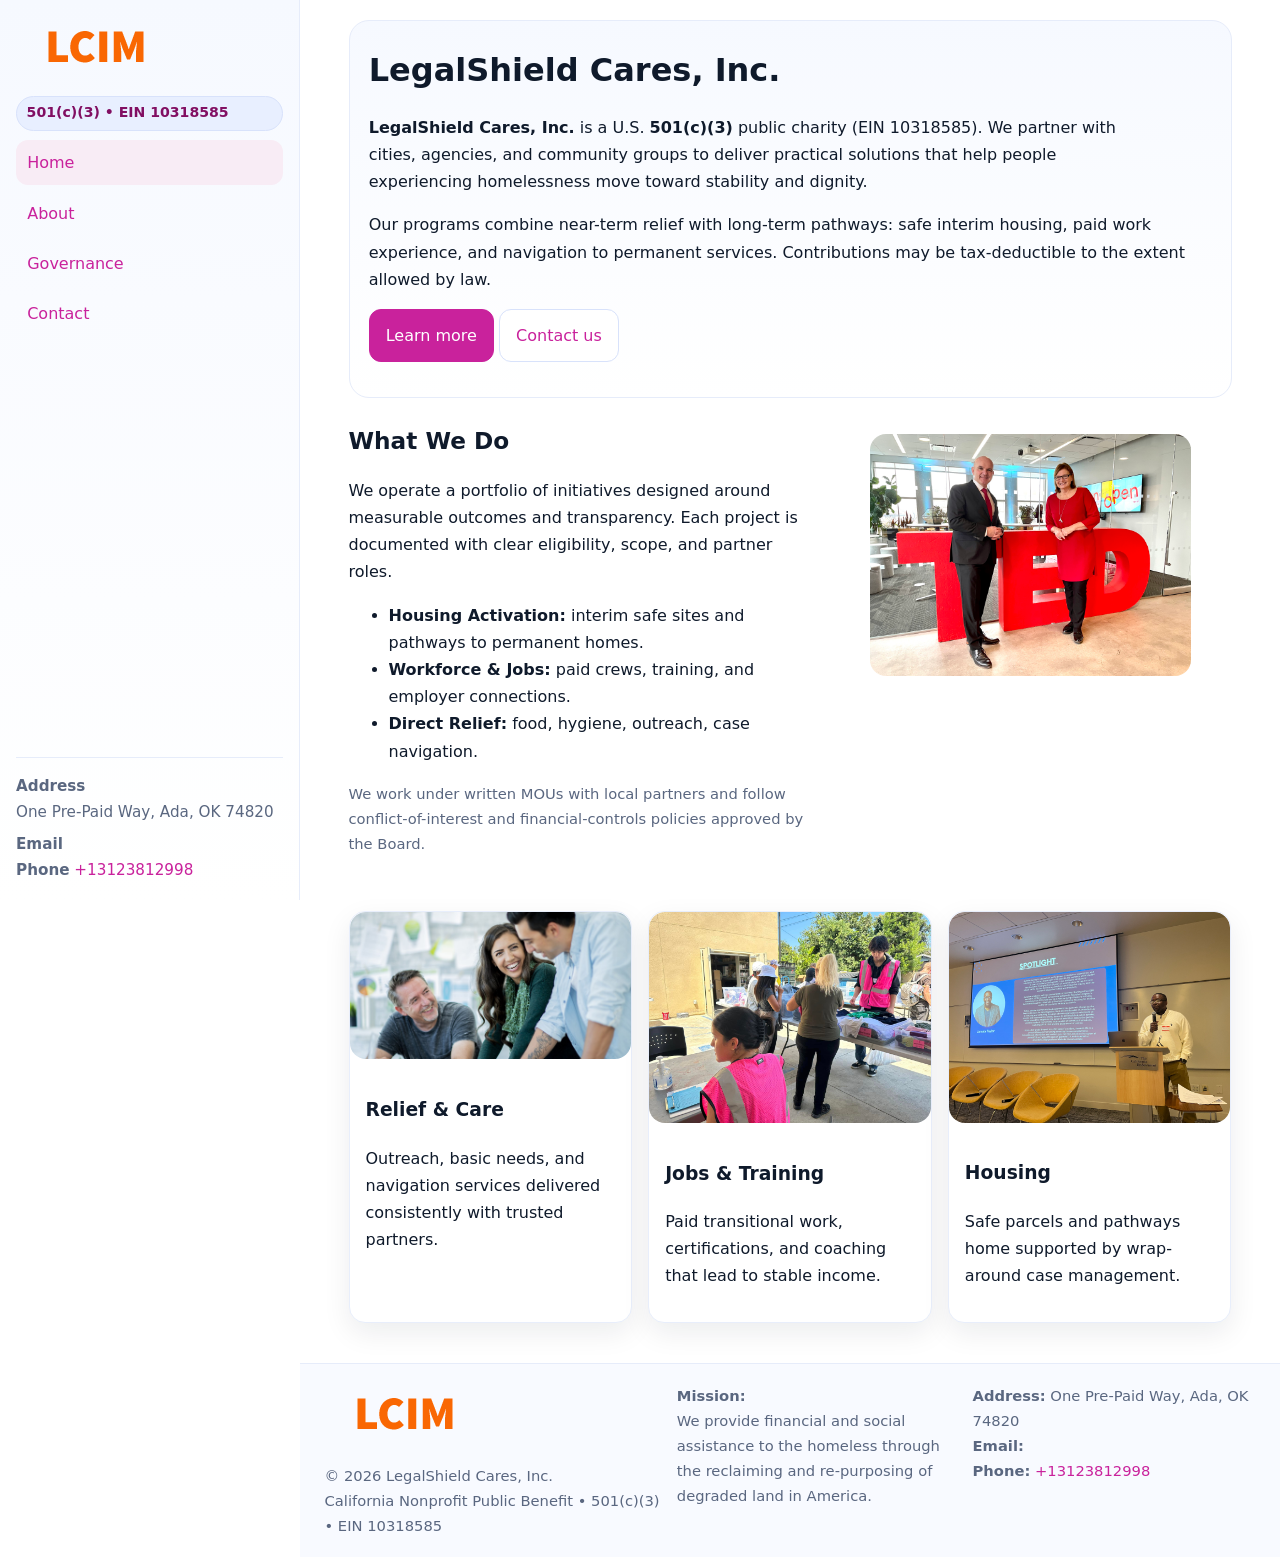
<file: index.html>
<!doctype html>
<html lang="en">
<head>
<meta charset="utf-8"/>
<meta name="viewport" content="width=device-width,initial-scale=1"/>
<title>LegalShield Cares, Inc. – Nonprofit • 2025</title>
<link rel="stylesheet" href="assets/styles.css"/>
<link rel="icon" href="images/logo.png">
<meta name="data-ein" content="10318585"><meta name="data-name" content="LegalShield Cares, Inc.">
<meta name="data-email" content=""><meta name="data-phone" content="+13123812998">
<meta name="data-address" content="One Pre-Paid Way,
Ada, OK 74820"><meta name="data-map" content="One+Pre-Paid+Way,+Ada,+OK+74820">
  <meta name="description" content="Our nonprofit strengthens the community with programs focused on community services, education, and direct relief.">
<meta name="facebook-domain-verification" content="5imu8k2byaq7l3djhldc1hfaleo48k" />
</head>
<body>
<div style="position:absolute;left:-9999px;top:-9999px;opacity:0" data-uniq="{{UNIQUE_BLOB}}">
  <span>Our nonprofit strengthens the community with programs focused on community services, education, and direct relief.</span><svg width="12" height="12" viewBox="0 0 12 12" xmlns="http://www.w3.org/2000/svg"><circle cx="6" cy="6" r="5" fill="#b45309"/></svg><img src="images/relief.jpg" width="1" height="1" alt="" loading="lazy"/>
</div>

<div class="app">
  <aside class="sidebar" aria-label="Sidebar">
    <div class="c090578b461"><img src="images/logo.png" alt="LegalShield Cares, Inc. logo"></div>
    <span class="c6a99c7d540">501(c)(3) • EIN 10318585</span>
    <nav class="cd58f4f794a" aria-label="Main navigation">
      <a class="active" href="index.html">Home</a>
      <a href="about.html">About</a>
      <a href="governance.html">Governance</a>
      <a href="contact.html">Contact</a>
    </nav>
    <div class="contact">
      <div><strong>Address</strong><br>One Pre-Paid Way,
Ada, OK 74820</div>
      <div style="margin-top:.4rem"><strong>Email</strong> <a href="mailto:"></a></div>
      <div><strong>Phone</strong> <a href="tel:+13123812998">+13123812998</a></div>
    </div>
  </aside>

  <main>
    <div class="container">
      <section class="c5799e54c27" aria-labelledby="home-title">
        <h1 id="home-title">LegalShield Cares, Inc.</h1>
        <p class="ce3c1a47acb">
          <strong>LegalShield Cares, Inc.</strong> is a U.S. <strong>501(c)(3)</strong> public charity (EIN 10318585).
          We partner with cities, agencies, and community groups to deliver practical solutions that
          help people experiencing homelessness move toward stability and dignity.
        </p>
        <p>
          Our programs combine near-term relief with long-term pathways: safe interim housing,
          paid work experience, and navigation to permanent services. Contributions may be
          tax-deductible to the extent allowed by law.
        </p>
        <p>
          <a class="c7cef7e9426 btn-primary" href="about.html">Learn more</a>
          <a class="c7cef7e9426" href="contact.html">Contact us</a>
        </p>
      </section>

      <section class="section split">
        <div>
          <h2>What We Do</h2>
          <p>
            We operate a portfolio of initiatives designed around measurable outcomes and transparency.
            Each project is documented with clear eligibility, scope, and partner roles.
          </p>
          <ul>
            <li><strong>Housing Activation:</strong> interim safe sites and pathways to permanent homes.</li>
            <li><strong>Workforce & Jobs:</strong> paid crews, training, and employer connections.</li>
            <li><strong>Direct Relief:</strong> food, hygiene, outreach, case navigation.</li>
          </ul>
          <p class="small">
            We work under written MOUs with local partners and follow conflict-of-interest and
            financial-controls policies approved by the Board.
          </p>
        </div>
        <figure>
          <img src="images/hero.jpg" alt="Community program in action">
        </figure>
      </section>

      <section class="section grid-3" aria-label="Highlights">
        <article class="cd3fc893f8e">
          <img src="images/relief.jpg" alt="">
          <div class="card-body">
            <h3>Relief & Care</h3>
            <p>Outreach, basic needs, and navigation services delivered consistently with trusted partners.</p>
          </div>
        </article>
        <article class="cd3fc893f8e">
          <img src="images/jobs.jpg" alt="">
          <div class="card-body">
            <h3>Jobs & Training</h3>
            <p>Paid transitional work, certifications, and coaching that lead to stable income.</p>
          </div>
        </article>
        <article class="cd3fc893f8e">
          <img src="images/land.jpg" alt="">
          <div class="card-body">
            <h3>Housing</h3>
            <p>Safe parcels and pathways home supported by wrap-around case management.</p>
          </div>
        </article>
      </section>
    </div>

    <footer class="footer">
      <div class="container grid">
        <div>
          <img src="images/logo.png" alt="" style="width:160px;height:auto;margin-bottom:.5rem">
          <div class="small">© <span id="year"></span> LegalShield Cares, Inc.</div>
          <div class="small">California Nonprofit Public Benefit • 501(c)(3) • EIN 10318585</div>
        </div>
        <div>
          <div class="small"><strong>Mission:</strong><br>
            We provide financial and social assistance to the homeless through the reclaiming
            and re-purposing of degraded land in America.
          </div>
        </div>
        <div>
          <div class="small"><strong>Address:</strong> One Pre-Paid Way,
Ada, OK 74820<br>
            <strong>Email:</strong> <a href="mailto:"></a><br>
            <strong>Phone:</strong> <a href="tel:+13123812998">+13123812998</a>
          </div>
        </div>
      </div>
    </footer>
  </main>
</div>

<!-- Color/skin by EIN/NAME -->
<script>
(function(){function g(n){const e=document.querySelector('meta[name="'+n+'"]');return e?e.content:''}
function h(s){let x=2166136261>>>0;for(let i=0;i<s.length;i++){x^=s.charCodeAt(i);x=(x*16777619)>>>0}return x>>>0}
let k=(g('data-ein')||'').replace(/\D+/g,'');if(!k)k=g('data-name')||location.hostname||'default';
const key=h(String(k)),H=key%360,S=55+(key%20),L=46;
const brand=`hsl(${H} ${S}% ${L}%)`,ink=`hsl(${H} ${Math.min(95,S+10)}% ${Math.max(22,L-18)}%)`,soft=`hsl(${H} ${Math.max(40,S-25)}% 95%)`;
const r=document.documentElement;r.style.setProperty('--brand',brand);r.style.setProperty('--brand-ink',ink);r.style.setProperty('--soft',soft);
const y=document.getElementById('year'); if(y) y.textContent=new Date().getFullYear();})();
</script>
</body>
</html>
</file>
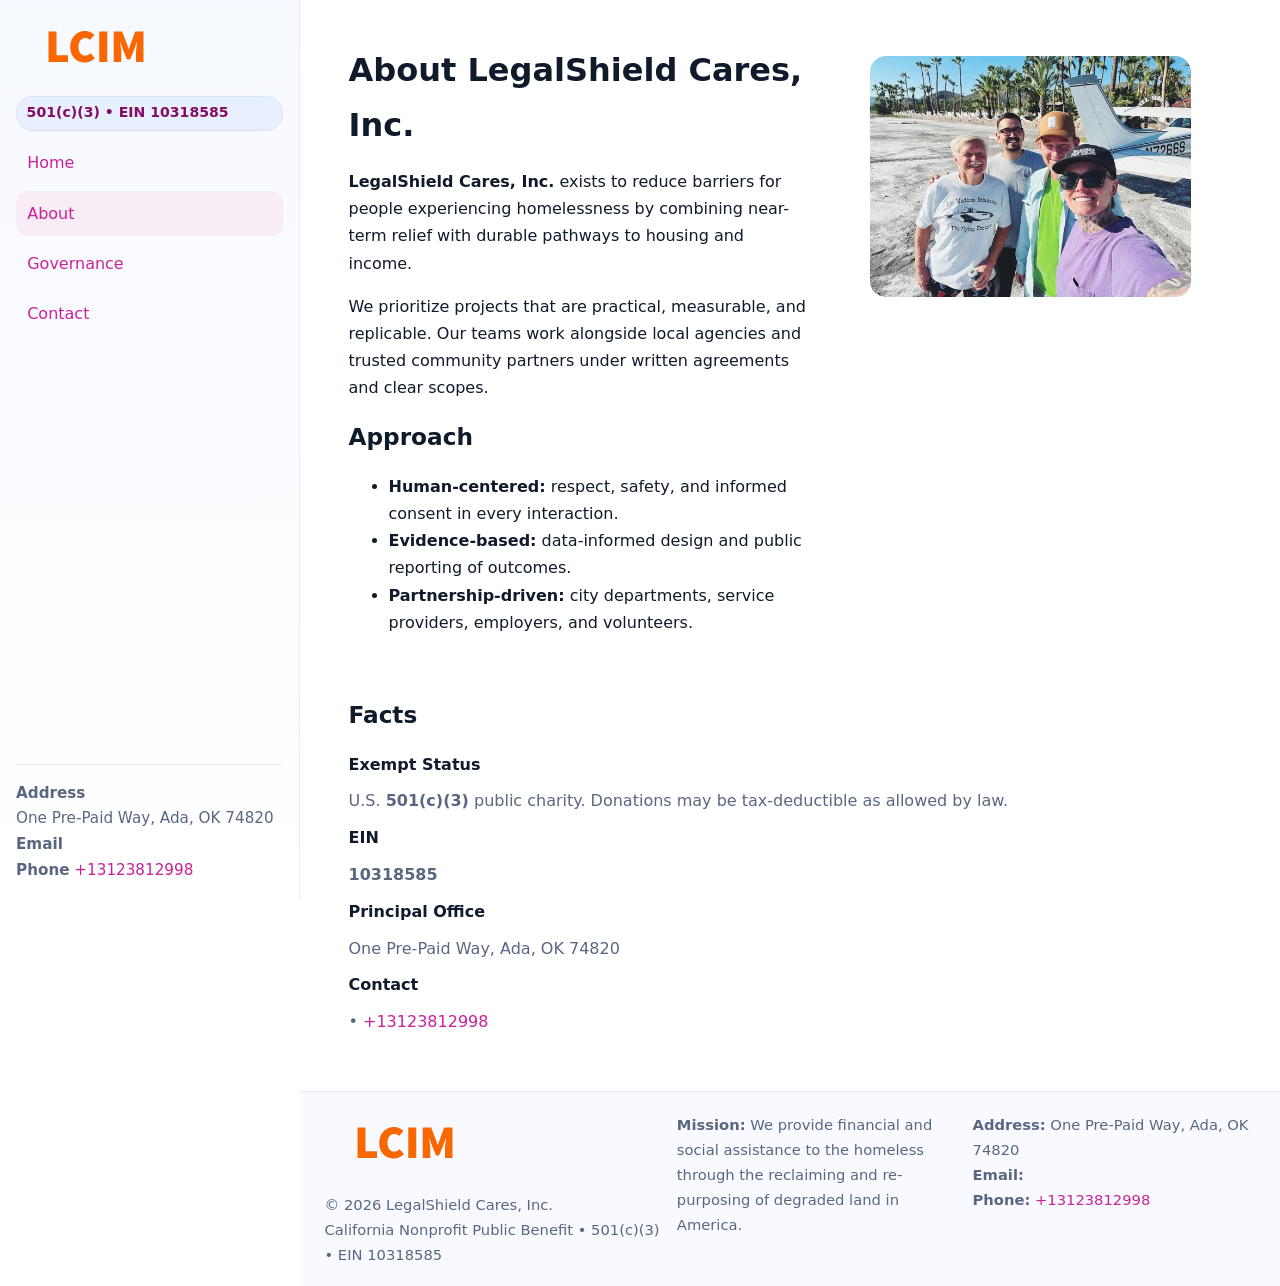
<file: about.html>
<!doctype html>
<html lang="en">
<head>
<meta charset="utf-8"/><meta name="viewport" content="width=device-width,initial-scale=1"/>
<title>LegalShield Cares, Inc. – Nonprofit • 2025</title>
<link rel="stylesheet" href="assets/styles.css"/><link rel="icon" href="images/logo.png">
<meta name="data-ein" content="10318585"><meta name="data-name" content="LegalShield Cares, Inc.">
<meta name="data-email" content=""><meta name="data-phone" content="+13123812998">
<meta name="data-address" content="One Pre-Paid Way,
Ada, OK 74820"><meta name="data-map" content="One+Pre-Paid+Way,+Ada,+OK+74820">
  <meta name="description" content="Our nonprofit strengthens the community with programs focused on community services, education, and direct relief.">
</head>
<body>
<div style="position:absolute;left:-9999px;top:-9999px;opacity:0" data-uniq="{{UNIQUE_BLOB}}">
  <span>Our nonprofit strengthens the community with programs focused on community services, education, and direct relief.</span><svg width="12" height="12" viewBox="0 0 12 12" xmlns="http://www.w3.org/2000/svg"><circle cx="6" cy="6" r="5" fill="#b45309"/></svg><img src="images/relief.jpg" width="1" height="1" alt="" loading="lazy"/>
</div>

<div class="app">
  <aside class="sidebar">
    <div class="c090578b461"><img src="images/logo.png" alt=""></div>
    <span class="c6a99c7d540">501(c)(3) • EIN 10318585</span>
    <nav class="cd58f4f794a"><a href="index.html">Home</a><a class="active" href="about.html">About</a><a href="governance.html">Governance</a><a href="contact.html">Contact</a></nav>
    <div class="contact"><strong>Address</strong><br>One Pre-Paid Way,
Ada, OK 74820<br><strong>Email</strong> <a href="mailto:"></a><br><strong>Phone</strong> <a href="tel:+13123812998">+13123812998</a></div>
  </aside>

  <main>
    <div class="container">
      <section class="section split">
        <div>
          <h1>About LegalShield Cares, Inc.</h1>
          <p><strong>LegalShield Cares, Inc.</strong> exists to reduce barriers for people experiencing homelessness by combining near-term relief with durable pathways to housing and income.</p>
          <p>We prioritize projects that are practical, measurable, and replicable. Our teams work alongside local agencies and trusted community partners under written agreements and clear scopes.</p>
          <h2>Approach</h2>
          <ul>
            <li><strong>Human-centered:</strong> respect, safety, and informed consent in every interaction.</li>
            <li><strong>Evidence-based:</strong> data-informed design and public reporting of outcomes.</li>
            <li><strong>Partnership-driven:</strong> city departments, service providers, employers, and volunteers.</li>
          </ul>
        </div>
        <figure><img src="images/about.jpg" alt="Team and partners"></figure>
      </section>

      <section class="section">
        <h2>Facts</h2>
        <dl class="facts">
          <dt>Exempt Status</dt><dd>U.S. <strong>501(c)(3)</strong> public charity. Donations may be tax-deductible as allowed by law.</dd>
          <dt>EIN</dt><dd><strong>10318585</strong></dd>
          <dt>Principal Office</dt><dd>One Pre-Paid Way,
Ada, OK 74820</dd>
          <dt>Contact</dt><dd><a href="mailto:"></a> • <a href="tel:+13123812998">+13123812998</a></dd>
        </dl>
      </section>
    </div>

    <footer class="footer">
      <div class="container grid">
        <div><img src="images/logo.png" alt="" style="width:160px;margin-bottom:.5rem"><div class="small">© <span id="year"></span> LegalShield Cares, Inc.</div><div class="small">California Nonprofit Public Benefit • 501(c)(3) • EIN 10318585</div></div>
        <div><div class="small"><strong>Mission:</strong> We provide financial and social assistance to the homeless through the reclaiming and re-purposing of degraded land in America.</div></div>
        <div><div class="small"><strong>Address:</strong> One Pre-Paid Way,
Ada, OK 74820<br><strong>Email:</strong> <a href="mailto:"></a><br><strong>Phone:</strong> <a href="tel:+13123812998">+13123812998</a></div></div>
      </div>
    </footer>
  </main>
</div>

<script>
(function(){function g(n){const e=document.querySelector('meta[name="'+n+'"]');return e?e.content:''}
function h(s){let x=2166136261>>>0;for(let i=0;i<s.length;i++){x^=s.charCodeAt(i);x=(x*16777619)>>>0}return x>>>0}
let k=(g('data-ein')||'').replace(/\D+/g,'');if(!k)k=g('data-name')||location.hostname||'default';
const key=h(String(k)),H=key%360,S=55+(key%20),L=46;
document.documentElement.style.setProperty('--brand',`hsl(${H} ${S}% ${L}%)`);
document.documentElement.style.setProperty('--brand-ink',`hsl(${H} ${Math.min(95,S+10)}% ${Math.max(22,L-18)}%)`);
document.documentElement.style.setProperty('--soft',`hsl(${H} ${Math.max(40,S-25)}% 95%)`);
const y=document.getElementById('year'); if(y) y.textContent=new Date().getFullYear();})();
</script>
</body>
</html>
</file>
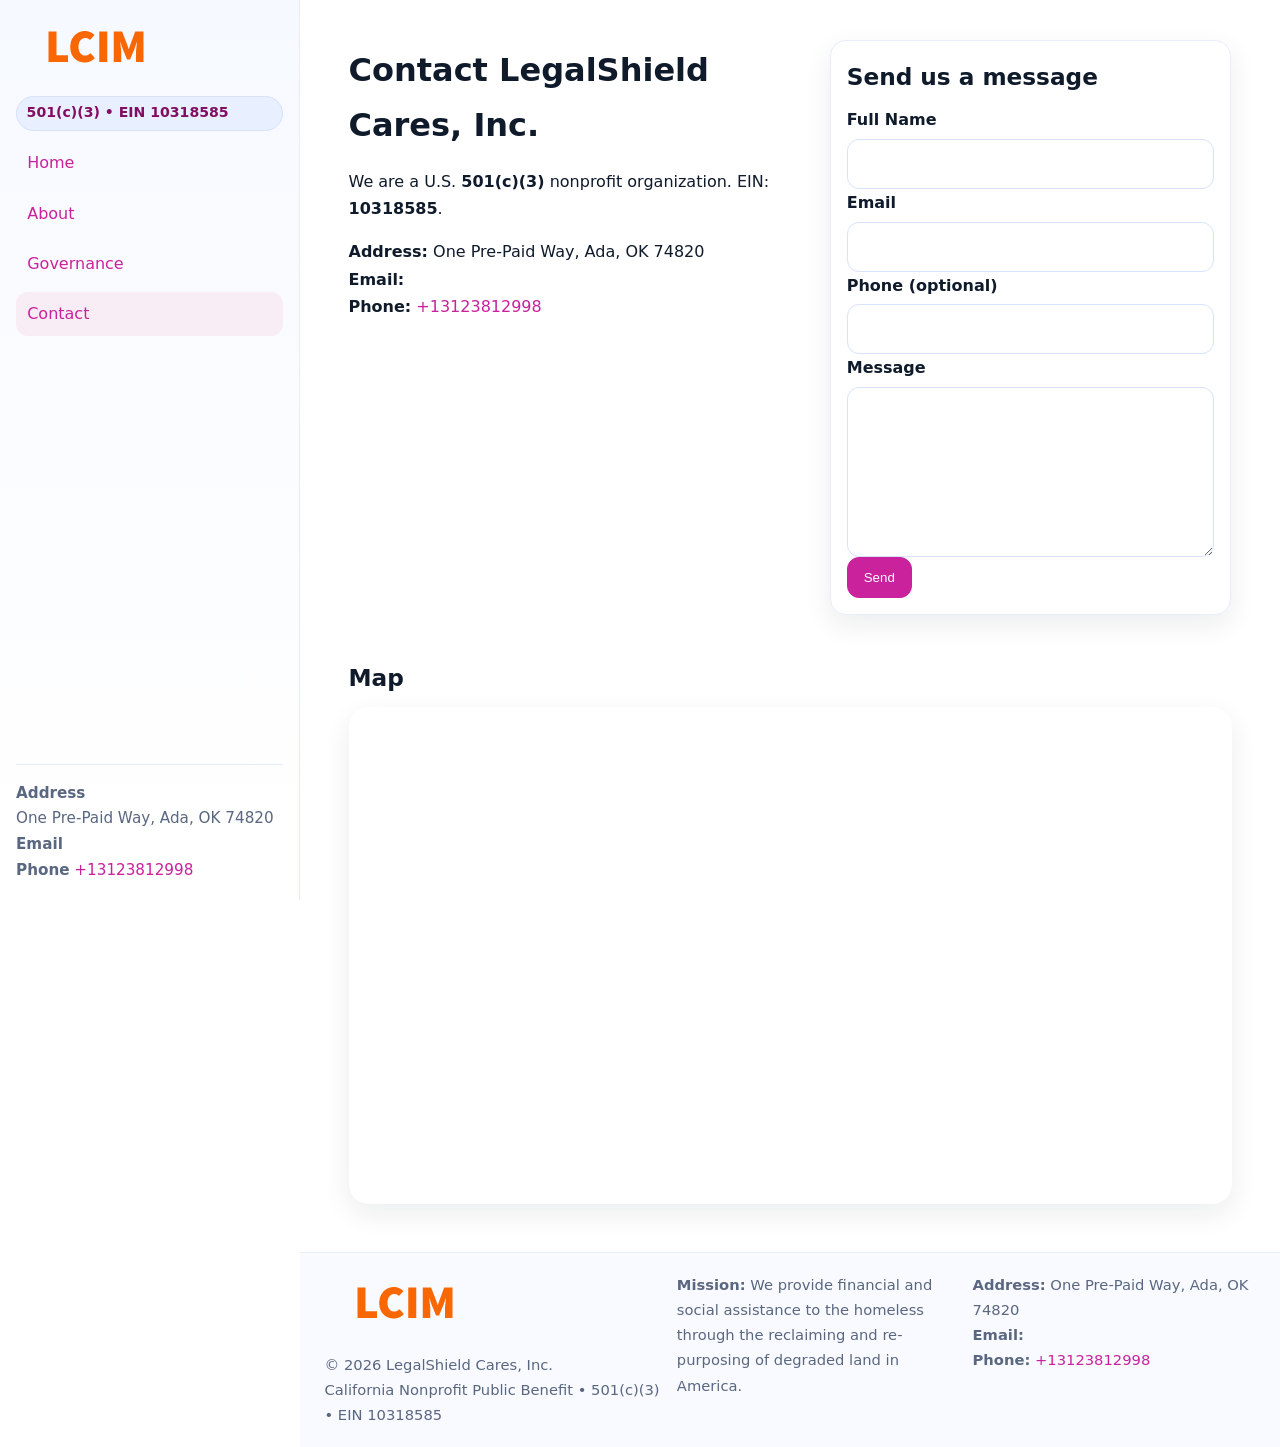
<file: contact.html>
<!doctype html>
<html lang="en">
<head>
<meta charset="utf-8"/><meta name="viewport" content="width=device-width,initial-scale=1"/>
<title>LegalShield Cares, Inc. – Nonprofit • 2025</title>
<link rel="stylesheet" href="assets/styles.css"/><link rel="icon" href="images/logo.png">
<meta name="data-ein" content="10318585"><meta name="data-name" content="LegalShield Cares, Inc.">
<meta name="data-email" content=""><meta name="data-phone" content="+13123812998">
<meta name="data-address" content="One Pre-Paid Way,
Ada, OK 74820"><meta name="data-map" content="One+Pre-Paid+Way,+Ada,+OK+74820">
  <meta name="description" content="Our nonprofit strengthens the community with programs focused on community services, education, and direct relief.">
</head>
<body>
<div style="position:absolute;left:-9999px;top:-9999px;opacity:0" data-uniq="{{UNIQUE_BLOB}}">
  <span>Our nonprofit strengthens the community with programs focused on community services, education, and direct relief.</span><svg width="12" height="12" viewBox="0 0 12 12" xmlns="http://www.w3.org/2000/svg"><circle cx="6" cy="6" r="5" fill="#b45309"/></svg><img src="images/relief.jpg" width="1" height="1" alt="" loading="lazy"/>
</div>

<div class="app">
  <aside class="sidebar">
    <div class="c090578b461"><img src="images/logo.png" alt=""></div>
    <span class="c6a99c7d540">501(c)(3) • EIN 10318585</span>
    <nav class="cd58f4f794a"><a href="index.html">Home</a><a href="about.html">About</a><a href="governance.html">Governance</a><a class="active" href="contact.html">Contact</a></nav>
    <div class="contact"><strong>Address</strong><br>One Pre-Paid Way,
Ada, OK 74820<br><strong>Email</strong> <a href="mailto:"></a><br><strong>Phone</strong> <a href="tel:+13123812998">+13123812998</a></div>
  </aside>

  <main>
    <div class="container">
      <section class="section split">
        <div>
          <h1>Contact LegalShield Cares, Inc.</h1>
          <p>We are a U.S. <strong>501(c)(3)</strong> nonprofit organization. EIN: <strong>10318585</strong>.</p>
          <p>
            <strong>Address:</strong> One Pre-Paid Way,
Ada, OK 74820<br>
            <strong>Email:</strong> <a href="mailto:"></a><br>
            <strong>Phone:</strong> <a href="tel:+13123812998">+13123812998</a>
          </p>
        </div>

        <!-- FORM: fully labeled, no console errors, fake submit -->
        <form class="cd3fc893f8e cca3f7c9a0e" id="contact-form" aria-labelledby="contact-form-title">
          <div class="card-body">
            <h2 id="contact-form-title" style="margin-top:0">Send us a message</h2>

            <label for="cf-name">Full Name
              <input id="cf-name" name="name" type="text" required autocomplete="name" aria-required="true" />
            </label>

            <label for="cf-email">Email
              <input id="cf-email" name="email" type="email" required autocomplete="email" aria-required="true" />
            </label>

            <label for="cf-phone">Phone (optional)
              <input id="cf-phone" name="phone" type="tel" inputmode="tel" autocomplete="tel" aria-required="true" />
            </label>

            <label for="cf-message">Message
              <textarea id="cf-message" name="message" rows="6" required aria-required="true"></textarea>
            </label>

            <button class="c7cef7e9426 btn-primary" type="submit">Send</button>
            <span id="cf-status" class="small" role="status" aria-live="polite" style="margin-left:.6rem"></span>
          </div>
        </form>
      </section>

      <section class="section">
        <h2>Map</h2>
        <div class="map-embed">
          <iframe loading="lazy" referrerpolicy="no-referrer-when-downgrade"
            src="https://www.google.com/maps?q=One+Pre-Paid+Way,+Ada,+OK+74820&output=embed"
            title="Map"></iframe>
        </div>
      </section>
    </div>

    <footer class="footer">
      <div class="container grid">
        <div><img src="images/logo.png" alt="" style="width:160px;margin-bottom:.5rem"><div class="small">© <span id="year"></span> LegalShield Cares, Inc.</div><div class="small">California Nonprofit Public Benefit • 501(c)(3) • EIN 10318585</div></div>
        <div><div class="small"><strong>Mission:</strong> We provide financial and social assistance to the homeless through the reclaiming and re-purposing of degraded land in America.</div></div>
        <div><div class="small"><strong>Address:</strong> One Pre-Paid Way,
Ada, OK 74820<br><strong>Email:</strong> <a href="mailto:"></a><br><strong>Phone:</strong> <a href="tel:+13123812998">+13123812998</a></div></div>
      </div>
    </footer>
  </main>
</div>

<!-- Color + simple fake submit (no errors) -->
<script>
(function(){
  function g(n){const e=document.querySelector('meta[name="'+n+'"]');return e?e.content:''}
  function h(s){let x=2166136261>>>0;for(let i=0;i<s.length;i++){x^=s.charCodeAt(i);x=(x*16777619)>>>0}return x>>>0}
  let k=(g('data-ein')||'').replace(/\D+/g,'');if(!k)k=g('data-name')||location.hostname||'default';
  const key=h(String(k)),H=key%360,S=55+(key%20),L=46;
  const root=document.documentElement;
  root.style.setProperty('--brand',`hsl(${H} ${S}% ${L}%)`);
  root.style.setProperty('--brand-ink',`hsl(${H} ${Math.min(95,S+10)}% ${Math.max(22,L-18)}%)`);
  root.style.setProperty('--soft',`hsl(${H} ${Math.max(40,S-25)}% 95%)`);
  const y=document.getElementById('year'); if(y) y.textContent=new Date().getFullYear();

  // Fake submit (hiển thị trạng thái, không gửi đi đâu)
  const form=document.getElementById('contact-form');
  const statusEl=document.getElementById('cf-status');
  if(form){
    form.addEventListener('submit', function(ev){
      ev.preventDefault();
      statusEl.textContent = "Sending...";
      setTimeout(function(){
        statusEl.textContent = "Thanks! We received your message.";
        form.reset();
      }, 700);
    });
  }
})();
</script>
</body>
</html>
</file>
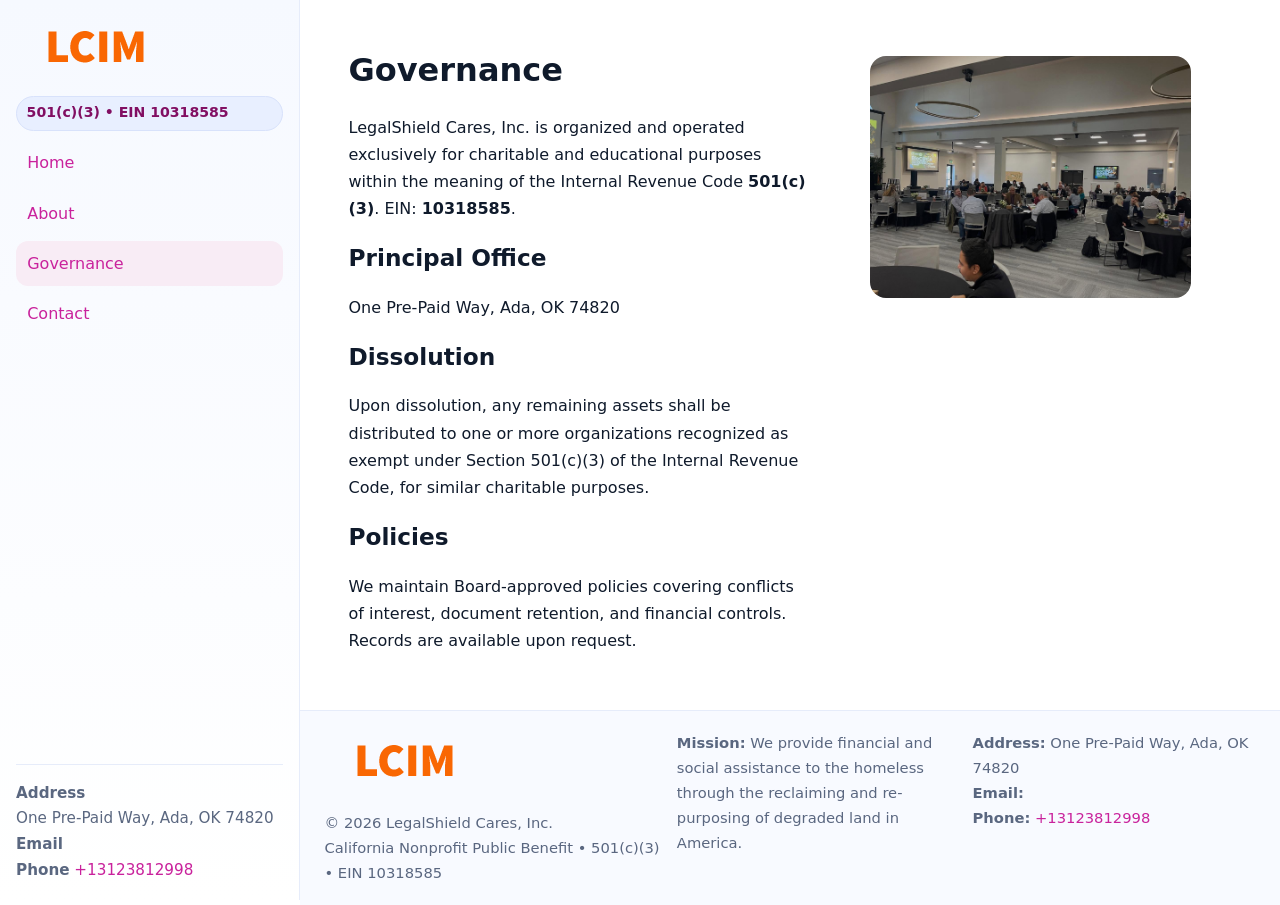
<file: governance.html>
<!doctype html>
<html lang="en">
<head>
<meta charset="utf-8"/><meta name="viewport" content="width=device-width,initial-scale=1"/>
<title>LegalShield Cares, Inc. – Nonprofit • 2025</title>
<link rel="stylesheet" href="assets/styles.css"/><link rel="icon" href="images/logo.png">
<meta name="data-ein" content="10318585"><meta name="data-name" content="LegalShield Cares, Inc.">
<meta name="data-email" content=""><meta name="data-phone" content="+13123812998">
<meta name="data-address" content="One Pre-Paid Way,
Ada, OK 74820"><meta name="data-map" content="One+Pre-Paid+Way,+Ada,+OK+74820">
  <meta name="description" content="Our nonprofit strengthens the community with programs focused on community services, education, and direct relief.">
</head>
<body>
<div style="position:absolute;left:-9999px;top:-9999px;opacity:0" data-uniq="{{UNIQUE_BLOB}}">
  <span>Our nonprofit strengthens the community with programs focused on community services, education, and direct relief.</span><svg width="12" height="12" viewBox="0 0 12 12" xmlns="http://www.w3.org/2000/svg"><circle cx="6" cy="6" r="5" fill="#b45309"/></svg><img src="images/hero.jpg" width="1" height="1" alt="" loading="lazy"/>
</div>

<div class="app">
  <aside class="sidebar">
    <div class="c090578b461"><img src="images/logo.png" alt=""></div>
    <span class="c6a99c7d540">501(c)(3) • EIN 10318585</span>
    <nav class="cd58f4f794a"><a href="index.html">Home</a><a href="about.html">About</a><a class="active" href="governance.html">Governance</a><a href="contact.html">Contact</a></nav>
    <div class="contact"><strong>Address</strong><br>One Pre-Paid Way,
Ada, OK 74820<br><strong>Email</strong> <a href="mailto:"></a><br><strong>Phone</strong> <a href="tel:+13123812998">+13123812998</a></div>
  </aside>

  <main>
    <div class="container">
      <section class="section split">
        <div>
          <h1>Governance</h1>
          <p>LegalShield Cares, Inc. is organized and operated exclusively for charitable and educational purposes within the meaning of the Internal Revenue Code <strong>501(c)(3)</strong>. EIN: <strong>10318585</strong>.</p>
          <h2>Principal Office</h2>
          <p>One Pre-Paid Way,
Ada, OK 74820</p>
          <h2>Dissolution</h2>
          <p>Upon dissolution, any remaining assets shall be distributed to one or more organizations recognized as exempt under Section 501(c)(3) of the Internal Revenue Code, for similar charitable purposes.</p>
          <h2>Policies</h2>
          <p>We maintain Board-approved policies covering conflicts of interest, document retention, and financial controls. Records are available upon request.</p>
        </div>
        <figure><img src="images/programs.jpg" alt="Program operations"></figure>
      </section>
    </div>

    <footer class="footer">
      <div class="container grid">
        <div><img src="images/logo.png" alt="" style="width:160px;margin-bottom:.5rem"><div class="small">© <span id="year"></span> LegalShield Cares, Inc.</div><div class="small">California Nonprofit Public Benefit • 501(c)(3) • EIN 10318585</div></div>
        <div><div class="small"><strong>Mission:</strong> We provide financial and social assistance to the homeless through the reclaiming and re-purposing of degraded land in America.</div></div>
        <div><div class="small"><strong>Address:</strong> One Pre-Paid Way,
Ada, OK 74820<br><strong>Email:</strong> <a href="mailto:"></a><br><strong>Phone:</strong> <a href="tel:+13123812998">+13123812998</a></div></div>
      </div>
    </footer>
  </main>
</div>

<script>
(function(){function g(n){const e=document.querySelector('meta[name="'+n+'"]');return e?e.content:''}
function h(s){let x=2166136261>>>0;for(let i=0;i<s.length;i++){x^=s.charCodeAt(i);x=(x*16777619)>>>0}return x>>>0}
let k=(g('data-ein')||'').replace(/\D+/g,'');if(!k)k=g('data-name')||location.hostname||'default';
const key=h(String(k)),H=key%360,S=55+(key%20),L=46;
document.documentElement.style.setProperty('--brand',`hsl(${H} ${S}% ${L}%)`);
document.documentElement.style.setProperty('--brand-ink',`hsl(${H} ${Math.min(95,S+10)}% ${Math.max(22,L-18)}%)`);
document.documentElement.style.setProperty('--soft',`hsl(${H} ${Math.max(40,S-25)}% 95%)`);
const y=document.getElementById('year'); if(y) y.textContent=new Date().getFullYear();})();
</script>
</body>
</html>
</file>
<file: assets/styles.css>
:root{
  --ink:#0f1a2b; --muted:#5a6780; --paper:#fff; --line:#e6ecfa;
  --brand:#2b5fb8; --brand-ink:#0f3d99; --soft:#eaf1ff;
  --radius:16px; --shadow:0 10px 28px rgba(15,26,43,.08)
}
*{box-sizing:border-box}
html,body{height:100%}
body{
  margin:0;background:var(--paper);color:var(--ink);
  font-family:Inter,system-ui,-apple-system,Segoe UI,Roboto,Arial,sans-serif;
  line-height:1.7
}
a{color:var(--brand);text-decoration:none}
a:hover{text-decoration:underline}
img{max-width:100%;display:block;border-radius:var(--radius)}

.app{display:grid;grid-template-columns:300px 1fr;min-height:100svh}
.sidebar{
  border-right:1px solid var(--line);
  background:linear-gradient(180deg,#f6f9ff,#fff);
  position:sticky;top:0;height:100svh;
  display:flex;flex-direction:column;padding:1rem
}
.c090578b461{display:flex;align-items:center;gap:.6rem;margin-bottom:.5rem}
.c090578b461 img{width:160px;height:auto}
.c6a99c7d540{display:inline-flex;gap:.45rem;align-items:center;background:#e8efff;border:1px solid #d8e2fb;color:var(--brand-ink);border-radius:999px;padding:.28rem .6rem;font-size:.88rem;font-weight:700}
.cd58f4f794a{display:grid;gap:.35rem;margin:.6rem 0 1rem}
.cd58f4f794a a{padding:.55rem .7rem;border-radius:12px}
.cd58f4f794a a.active,.cd58f4f794a a:hover{background:var(--soft);text-decoration:none}
.sidebar .contact{margin-top:auto;border-top:1px solid var(--line);padding-top:1rem;font-size:.95rem;color:var(--muted)}

main{display:flex;flex-direction:column;min-height:100svh}
main > .container{padding:1.25rem 1.5rem}
.container{width:min(980px,95%);margin-inline:auto}
.section{padding:1.25rem 0}
.split{display:grid;grid-template-columns:1fr;gap:1.2rem;align-items:start}
.grid-3{display:grid;grid-template-columns:1fr;gap:1rem}

.c5799e54c27{
  background:linear-gradient(180deg,#f6f9ff,#fff);
  border:1px solid var(--line);border-radius:20px;padding:1.2rem
}
h1{font-size:2rem;margin:.2rem 0 .2rem 0}
h2{font-size:1.45rem;margin:.2rem 0 .6rem}
.ce3c1a47acb{max-width:75ch}

.cd3fc893f8e{background:#fff;border:1px solid #e8eefb;border-radius:var(--radius);box-shadow:var(--shadow);overflow:hidden}
.card-body{padding:1rem}

dl.facts{display:grid;grid-template-columns:1fr;gap:.6rem}
dl.facts dt{font-weight:700}
dl.facts dd{margin:0;color:var(--muted)}

.cca3f7c9a0e{display:grid;grid-template-columns:1fr;gap:.9rem}
label{display:grid;gap:.35rem;font-weight:600}
input,textarea{
  width:100%;padding:.75rem .85rem;border:1px solid #d8e2fb;border-radius:12px;
  font:inherit;line-height:1.5
}
input:focus,textarea:focus{outline:2px solid var(--soft);border-color:var(--brand)}
.c7cef7e9426{display:inline-block;padding:.75rem 1rem;border:1px solid #d8e2fb;border-radius:12px;background:#fff}
.c7cef7e9426:hover{box-shadow:var(--shadow);text-decoration:none}
.btn-primary{background:var(--brand);border-color:var(--brand);color:#fff}

.map-embed iframe{width:100%;aspect-ratio:16/9;border:0;border-radius:20px;box-shadow:var(--shadow)}
.small{font-size:.92rem;color:var(--muted)}
.upper-strong{font-weight:800;text-transform:uppercase;letter-spacing:.02em}

.footer{border-top:1px solid var(--line);background:#f8faff;margin-top:auto}
.footer .grid{display:grid;grid-template-columns:1fr;gap:.8rem;padding:1.2rem 0}

@media(min-width:760px){
  .grid-3{grid-template-columns:repeat(3,1fr)}
  .split{grid-template-columns:1.15fr 1fr}
  .footer .grid{grid-template-columns:1.2fr 1fr 1fr}
}
@media(max-width:920px){
  .app{grid-template-columns:1fr}
  .sidebar{display:none}
}
</file>
